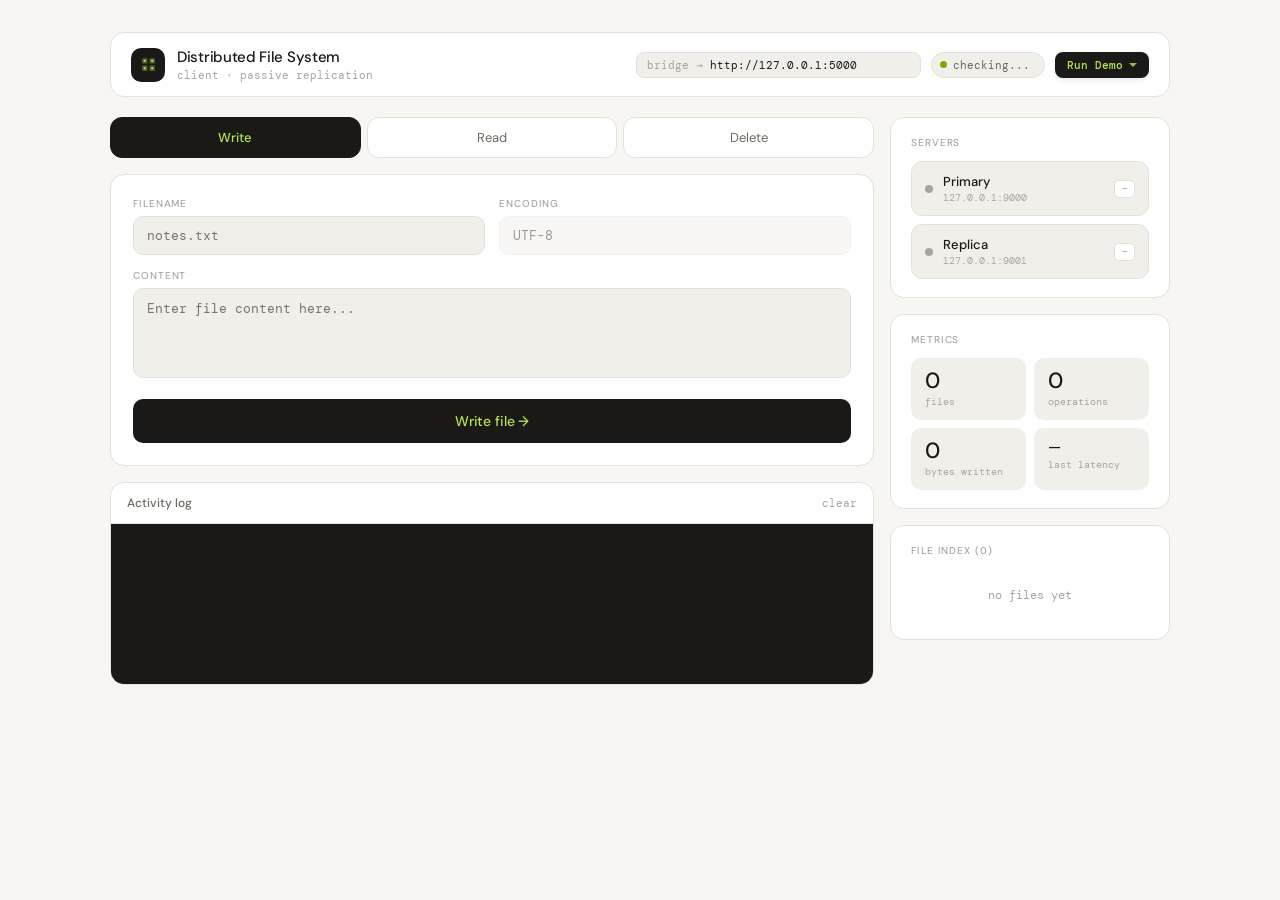
<file: frontend.html>
<!DOCTYPE html>
<html lang="en">
<head>
<meta charset="UTF-8" />
<meta name="viewport" content="width=device-width, initial-scale=1.0" />
<title>DFS Client</title>
<link rel="preconnect" href="https://fonts.googleapis.com" />
<link href="https://fonts.googleapis.com/css2?family=DM+Sans:wght@300;400;500&family=DM+Mono:wght@400;500&display=swap" rel="stylesheet" />
<style>
  *, *::before, *::after { box-sizing: border-box; margin: 0; padding: 0; }

  :root {
    --bg:       #f7f6f3;
    --card:     #ffffff;
    --card2:    #f0efe9;
    --ink:      #1a1917;
    --ink2:     #6b6860;
    --ink3:     #a8a59e;
    --line:     #e3e1da;
    --lime:     #b5e550;
    --lime-d:   #7aab00;
    --teal:     #00c9a7;
    --red:      #ff4444;
    --blue:     #3b82f6;
    --mono:     'DM Mono', monospace;
    --sans:     'DM Sans', sans-serif;
    --radius:   14px;
    --cursor-size: 28px;
  }

  body {
    font-family: var(--sans);
    background: var(--bg);
    min-height: 100vh;
    display: flex; flex-direction: column;
    align-items: center;
    padding: 32px 16px;
    color: var(--ink);
    overflow-x: hidden;
  }

  .topbar {
    width: 100%; max-width: 1060px;
    display: flex; align-items: center; justify-content: space-between;
    background: var(--card);
    border: 1px solid var(--line);
    border-radius: var(--radius);
    padding: 14px 20px;
    margin-bottom: 20px;
    position: relative; z-index: 10;
  }
  .brand { display: flex; align-items: center; gap: 12px; }
  .brand-icon {
    width: 34px; height: 34px; border-radius: 10px;
    background: var(--ink);
    display: flex; align-items: center; justify-content: center;
  }
  .brand-icon svg { width: 17px; height: 17px; fill: var(--lime); }
  .brand-name { font-size: 15px; font-weight: 500; letter-spacing: -0.02em; }
  .brand-sub  { font-size: 11px; color: var(--ink3); font-family: var(--mono); margin-top: 1px; }

  .topbar-right { display: flex; align-items: center; gap: 10px; }
  .bridge-url {
    font-family: var(--mono); font-size: 11px; color: var(--ink2);
    background: var(--card2); border: 1px solid var(--line);
    border-radius: 8px; padding: 5px 10px;
  }
  .bridge-url input {
    background: none; border: none; outline: none;
    font-family: var(--mono); font-size: 11px; color: var(--ink);
    width: 200px;
  }
  .conn-pill {
    display: flex; align-items: center; gap: 6px;
    background: var(--card2); border: 1px solid var(--line);
    border-radius: 999px; padding: 5px 14px 5px 8px;
    font-size: 11px; font-family: var(--mono); color: var(--ink2);
  }
  .conn-dot { width: 7px; height: 7px; border-radius: 50%; background: var(--lime-d); flex-shrink: 0; transition: background 0.3s; }
  .conn-dot.offline { background: var(--red); }
  .conn-dot.replica { background: var(--blue); }

  .sim-dropdown {
    position: relative;
    display: inline-block;
  }

  .btn-sim {
    font-family: var(--mono);
    font-size: 11px;
    font-weight: 500;
    background: var(--ink);
    color: var(--lime);
    border: none;
    padding: 6px 12px;
    border-radius: 8px;
    cursor: pointer;
    transition: all 0.2s;
    box-shadow: 0 2px 4px rgba(0,0,0,0.1);
    display: flex;
    align-items: center;
    gap: 6px;
  }
  .btn-sim:hover { transform: translateY(-1px); box-shadow: 0 4px 6px rgba(0,0,0,0.15); }
  .btn-sim:active { transform: translateY(1px); }
  .btn-sim.running { opacity: 0.6; pointer-events: none; }

  .caret {
    width: 0;
    height: 0;
    border-left: 4px solid transparent;
    border-right: 4px solid transparent;
    border-top: 4px solid var(--lime);
    opacity: 0.8;
    transition: transform 0.2s;
  }
  .btn-sim:hover .caret { transform: translateY(1px); }

  .sim-menu {
    position: absolute;
    top: 100%;
    right: 0;
    margin-top: 6px;
    background: var(--card);
    border: 1px solid var(--line);
    border-radius: 8px;
    width: 140px;
    box-shadow: 0 4px 12px rgba(0,0,0,0.1);
    padding: 4px;
    display: none;
    z-index: 100;
    opacity: 0;
    transform: translateY(-10px);
    transition: opacity 0.2s, transform 0.2s;
  }
  .sim-menu.show {
    display: block;
    opacity: 1;
    transform: translateY(0);
  }
  .sim-item {
    font-family: var(--sans);
    font-size: 12px;
    color: var(--ink);
    padding: 8px 10px;
    border-radius: 6px;
    cursor: pointer;
    text-align: left;
    border: none;
    background: none;
    width: 100%;
    display: flex;
    align-items: center;
    gap: 8px;
  }
  .sim-item:hover { background: var(--card2); color: var(--ink2); }
  .sim-item svg { width: 12px; height: 12px; opacity: 0.6; }

  .main { width: 100%; max-width: 1060px; display: grid; grid-template-columns: 1fr 280px; gap: 16px; position: relative; z-index: 5; }
  .left { display: flex; flex-direction: column; gap: 16px; }

  .op-tabs { display: flex; gap: 6px; }
  .op-tab {
    flex: 1; padding: 11px 8px; border-radius: 12px;
    border: 1px solid var(--line); background: var(--card);
    cursor: pointer; font-family: var(--sans); font-size: 13px;
    color: var(--ink2); font-weight: 400; text-align: center;
    transition: all 0.14s;
    position: relative; overflow: hidden;
  }
  .op-tab:hover { background: var(--card2); color: var(--ink); }
  .op-tab.active { background: var(--ink); color: var(--lime); border-color: var(--ink); font-weight: 500; }
  .op-tab.sim-hover { background: var(--card2); color: var(--ink); }

  .form-card {
    background: var(--card); border: 1px solid var(--line);
    border-radius: var(--radius); padding: 22px;
  }
  .form-grid { display: grid; grid-template-columns: 1fr 1fr; gap: 14px; }
  .form-grid.single { grid-template-columns: 1fr; }

  label.lbl {
    display: block; font-size: 10px; font-weight: 500;
    color: var(--ink3); text-transform: uppercase; letter-spacing: 0.09em;
    margin-bottom: 6px;
  }
  input.fi, textarea.fi {
    width: 100%; padding: 10px 13px;
    background: var(--card2); border: 1px solid var(--line);
    border-radius: 10px; font-family: var(--mono); font-size: 13px;
    color: var(--ink); outline: none; transition: border-color 0.14s;
  }
  input.fi:focus, textarea.fi:focus { border-color: var(--ink2); }
  input.fi.sim-focus, textarea.fi.sim-focus { border-color: var(--ink2); background: var(--card); }

  textarea.fi { height: 90px; resize: none; line-height: 1.55; }
  select.fi {
    width: 100%; padding: 10px 13px;
    background: var(--card2); border: 1px solid var(--line);
    border-radius: 10px; font-family: var(--mono); font-size: 13px;
    color: var(--ink); outline: none; transition: border-color 0.14s;
    appearance: none; cursor: pointer;
    background-image: url("data:image/svg+xml,%3Csvg xmlns='http://www.w3.org/2000/svg' width='12' height='12' viewBox='0 0 12 12'%3E%3Cpath d='M2 4l4 4 4-4' fill='none' stroke='%23a8a59e' stroke-width='1.5' stroke-linecap='round' stroke-linejoin='round'/%3E%3C/svg%3E");
    background-repeat: no-repeat;
    background-position: right 12px center;
    padding-right: 32px;
  }
  select.fi:focus { border-color: var(--ink2); }
  select.fi.empty { color: var(--ink3); }

  .run-btn {
    margin-top: 16px; width: 100%; padding: 13px;
    border-radius: 10px; border: none; cursor: pointer;
    font-family: var(--sans); font-size: 14px; font-weight: 500;
    letter-spacing: -0.01em; transition: all 0.14s;
    position: relative; overflow: hidden;
  }
  .run-btn:active { transform: scale(0.985); }
  .btn-write  { background: var(--ink); color: var(--lime); }
  .btn-write:hover  { background: #2a2926; }
  .btn-read   { background: var(--card2); color: var(--ink); border: 1px solid var(--line); }
  .btn-read:hover   { background: var(--line); }
  .btn-delete { background: #fff0f0; color: var(--red); border: 1px solid #ffd0d0; }
  .btn-delete:hover { background: #ffe4e4; }
  .run-btn:disabled { opacity: 0.5; cursor: not-allowed; transform: none; }
  .run-btn.sim-hover { filter: brightness(0.95); }

  .result-box {
    margin-top: 14px; background: var(--ink); border-radius: 10px;
    padding: 14px 15px; font-family: var(--mono); font-size: 12px;
    color: #c8c5be; line-height: 1.65; word-break: break-all;
    min-height: 52px; white-space: pre-wrap; display: none;
  }

  .warn-box {
    margin-top: 14px; padding: 11px 14px;
    background: #fff0f0; border-radius: 10px;
    font-size: 12px; color: #cc4444; border: 1px solid #ffd0d0;
    line-height: 1.5;
  }

  .log-wrap { background: var(--card); border: 1px solid var(--line); border-radius: var(--radius); overflow: hidden; }
  .log-head {
    display: flex; align-items: center; justify-content: space-between;
    padding: 12px 16px; border-bottom: 1px solid var(--line);
  }
  .log-head-title { font-size: 12px; font-weight: 500; color: var(--ink2); }
  .log-clear { font-size: 11px; color: var(--ink3); cursor: pointer; font-family: var(--mono); background: none; border: none; padding: 0; }
  .log-clear:hover { color: var(--ink2); }
  .log-stream {
    background: var(--ink); padding: 14px 16px;
    min-height: 160px; max-height: 240px; overflow-y: auto;
    font-family: var(--mono); font-size: 11px; line-height: 1.85;
  }
  .log-stream::-webkit-scrollbar { width: 3px; }
  .log-stream::-webkit-scrollbar-thumb { background: #444; border-radius: 2px; }
  .le { display: flex; gap: 8px; align-items: baseline; animation: fadein 0.18s ease; }
  @keyframes fadein { from { opacity:0; transform:translateY(4px); } to { opacity:1; transform:none; } }
  .le-t  { color: #555; flex-shrink: 0; min-width: 52px; }
  .le-tag {
    font-size: 9px; font-weight: 500; letter-spacing: 0.08em;
    padding: 1px 5px; border-radius: 4px; flex-shrink: 0;
  }
  .tag-ok   { background: #1a3a1a; color: var(--lime); }
  .tag-err  { background: #3a1a1a; color: #ff8888; }
  .tag-info { background: #1a2a3a; color: #7ab8ff; }
  .tag-sys  { background: #2a2a28; color: #888; }
  .tag-warn { background: #3a2e1a; color: #ffbb55; }
  .le-m { color: #c8c5be; }
  .le-m .hi  { color: var(--lime); }
  .le-m .hi2 { color: #7ab8ff; }
  .le-m .dim { color: #555; }

  .right { display: flex; flex-direction: column; gap: 16px; }

  .panel {
    background: var(--card); border: 1px solid var(--line);
    border-radius: var(--radius); padding: 18px 20px;
  }
  .panel-title {
    font-size: 10px; font-weight: 500; color: var(--ink3);
    text-transform: uppercase; letter-spacing: 0.09em; margin-bottom: 12px;
  }

  .server-card {
    display: flex; align-items: center; gap: 10px;
    padding: 11px 13px; border-radius: 11px;
    border: 1px solid var(--line); background: var(--card2);
    margin-bottom: 8px; transition: all 0.2s;
  }
  .server-card:last-child { margin-bottom: 0; }
  .server-card.active { background: var(--ink); border-color: var(--ink); }
  .sc-dot { width: 8px; height: 8px; border-radius: 50%; flex-shrink: 0; transition: background 0.3s; }
  .sc-body { flex: 1; }
  .sc-name { font-size: 13px; font-weight: 500; color: var(--ink); }
  .server-card.active .sc-name { color: var(--lime); }
  .sc-addr { font-size: 10px; font-family: var(--mono); color: var(--ink3); margin-top: 1px; }
  .server-card.active .sc-addr { color: #666; }
  .sc-badge {
    font-size: 9px; font-family: var(--mono); color: var(--ink3);
    background: var(--card); border: 1px solid var(--line);
    border-radius: 5px; padding: 2px 7px;
  }
  .server-card.active .sc-badge { background: #2a2a28; border-color: #333; color: var(--lime-d); }

  .stats-grid { display: grid; grid-template-columns: 1fr 1fr; gap: 8px; }
  .stat { background: var(--card2); border-radius: 10px; padding: 12px 14px; }
  .stat-n { font-size: 22px; font-weight: 500; color: var(--ink); line-height: 1; margin-bottom: 3px; }
  .stat-l { font-size: 10px; color: var(--ink3); font-family: var(--mono); }

  .file-item {
    display: flex; align-items: center; gap: 9px;
    padding: 8px 10px; border-radius: 9px; cursor: pointer;
    transition: background 0.12s;
  }
  .file-item:hover { background: var(--card2); }
  .file-item.sim-hover { background: var(--card2); }
  .fi-ico {
    width: 28px; height: 28px; border-radius: 7px;
    background: var(--card2); border: 1px solid var(--line);
    display: flex; align-items: center; justify-content: center; flex-shrink: 0;
  }
  .fi-ico svg { width: 12px; height: 12px; }
  .fi-name { font-size: 12px; font-family: var(--mono); color: var(--ink); flex: 1; overflow: hidden; text-overflow: ellipsis; white-space: nowrap; }
  .fi-size { font-size: 10px; font-family: var(--mono); color: var(--ink3); }
  .empty-files { font-size: 12px; color: var(--ink3); font-family: var(--mono); text-align: center; padding: 18px 0; }

  @media (max-width: 720px) {
    .main { grid-template-columns: 1fr; }
    .right { order: -1; }
    .topbar { flex-direction: column; gap: 12px; align-items: flex-start; }
  }

  #ghost-cursor {
    position: fixed;
    top: 0; left: 0;
    width: var(--cursor-size); height: var(--cursor-size);
    pointer-events: none;
    z-index: 99999;
    will-change: transform;
    background-image: url("assets/default.svg");
    background-size: contain;
    background-repeat: no-repeat;
    filter: drop-shadow(0 2px 3px rgba(0,0,0,0.2));
    transform: translate3d(0,0,0);
    display: none;
  }
  #ghost-cursor.active { display: block; }

  .click-ripple {
    position: absolute;
    width: 20px; height: 20px;
    border: 2px solid var(--ink);
    border-radius: 50%;
    transform: translate(-50%, -50%);
    animation: ripple 0.3s ease-out forwards;
    pointer-events: none;
    z-index: 99998;
    opacity: 0.6;
  }
  @keyframes ripple {
    0% { width: 0; height: 0; opacity: 0.8; }
    100% { width: 40px; height: 40px; opacity: 0; }
  }

  .custom-select {
    position: relative;
    cursor: pointer;
  }

  .cs-selected {
    padding: 10px 13px;
    background: var(--card2);
    border: 1px solid var(--line);
    border-radius: 10px;
    font-family: var(--mono);
    font-size: 13px;
  }

  .cs-options {
    position: absolute;
    top: 100%;
    left: 0;
    right: 0;
    background: var(--card);
    border: 1px solid var(--line);
    border-radius: 10px;
    margin-top: 4px;
    display: none;
    max-height: 150px;
    overflow-y: auto;
    z-index: 50;
  }

  .cs-options.open {
    display: block;
  }

  .cs-option {
    padding: 8px 10px;
    font-size: 12px;
    cursor: pointer;
  }

  .cs-option:hover {
    background: var(--card2);
  }
</style>
</head>
<body>

<div id="ghost-cursor"></div>

<div class="topbar">
  <div class="brand">
    <div class="brand-icon">
      <svg viewBox="0 0 16 16"><path d="M2 2h5v5H2zM9 2h5v5H9zM2 9h5v5H2zM9 9h5v5H9z" opacity=".35"/><path d="M3.5 3.5h2v2h-2zM10.5 3.5h2v2h-2zM3.5 10.5h2v2h-2zM10.5 10.5h2v2h-2z"/></svg>
    </div>
    <div>
      <div class="brand-name">Distributed File System</div>
      <div class="brand-sub">client · passive replication</div>
    </div>
  </div>
  <div class="topbar-right">
    <div class="bridge-url">
      <span style="color:var(--ink3)">bridge →</span>
      <input type="text" id="bridge-input" value="http://127.0.0.1:5000" />
    </div>
    <div class="conn-pill">
      <div class="conn-dot" id="conn-dot"></div>
      <span id="conn-label">checking...</span>
    </div>
    <div class="sim-dropdown" id="sim-dropdown">
      <button type="button" class="btn-sim" id="btn-sim-main">
        <span>Run Demo</span>
        <div class="caret"></div>
      </button>
      <div class="sim-menu" id="sim-menu">
        <button type="button" class="sim-item" data-sim="all">
          <svg viewBox="0 0 24 24" fill="none" stroke="currentColor" stroke-width="2"><path d="M4 6h16M4 12h16M4 18h16"/></svg>
          Run All
        </button>
        <button type="button" class="sim-item" data-sim="write">
          <svg viewBox="0 0 24 24" fill="none" stroke="currentColor" stroke-width="2"><path d="M11 4H4a2 2 0 0 0-2 2v14a2 2 0 0 0 2 2h14a2 2 0 0 0 2-2v-7"/><path d="M18.5 2.5a2.121 2.121 0 0 1 3 3L12 15l-4 1 1-4 9.5-9.5z"/></svg>
          Write Only
        </button>
        <button type="button" class="sim-item" data-sim="read">
          <svg viewBox="0 0 24 24" fill="none" stroke="currentColor" stroke-width="2"><path d="M2 3h6a4 4 0 0 1 4 4v14a3 3 0 0 0-3-3H2z"/><path d="M22 3h-6a4 4 0 0 0-4 4v14a3 3 0 0 1 3-3h7z"/></svg>
          Read Only
        </button>
        <button type="button" class="sim-item" data-sim="delete">
          <svg viewBox="0 0 24 24" fill="none" stroke="currentColor" stroke-width="2"><polyline points="3 6 5 6 21 6"/><path d="M19 6v14a2 2 0 0 1-2 2H7a2 2 0 0 1-2-2V6m3 0V4a2 2 0 0 1 2-2h4a2 2 0 0 1 2 2v2"/></svg>
          Delete Only
        </button>
      </div>
    </div>
  </div>
</div>

<div class="main">
  <div class="left">
    <div class="op-tabs">
      <button type="button" class="op-tab active" id="tab-write" data-op="write">Write</button>
      <button type="button" class="op-tab"        id="tab-read"  data-op="read">Read</button>
      <button type="button" class="op-tab"        id="tab-delete" data-op="delete">Delete</button>
    </div>

    <div class="form-card" id="form-write">
      <div class="form-grid">
        <div>
          <label class="lbl">Filename</label>
          <input class="fi" type="text" id="w-name" placeholder="notes.txt" />
        </div>
        <div>
          <label class="lbl">Encoding</label>
          <input class="fi" type="text" value="UTF-8" disabled style="opacity:.45" />
        </div>
      </div>
      <div style="margin-top:14px">
        <label class="lbl">Content</label>
        <textarea class="fi" id="w-content" placeholder="Enter file content here..."></textarea>
      </div>
      <button type="button" class="run-btn btn-write" id="btn-write">Write file →</button>
    </div>

    <div class="form-card" id="form-read" style="display:none">
      <div class="form-grid single">
        <div>
          <label class="lbl">Choose file</label>
          <div class="custom-select fi" id="r-select">
            <div class="cs-selected" data-value="">— select a file —</div>
            <div class="cs-options"></div>
          </div>
        </div>
      </div>
      <div class="result-box" id="read-result"></div>
      <button type="button" class="run-btn btn-read" id="btn-read">Read file →</button>
    </div>

    <div class="form-card" id="form-delete" style="display:none">
      <div class="form-grid single">
        <div>
          <label class="lbl">Choose file</label>
          <div class="custom-select fi" id="d-select">
            <div class="cs-selected" data-value="">— select a file —</div>
            <div class="cs-options"></div>
          </div>
        </div>
      </div>
      <div class="warn-box">This operation propagates to all replicas and cannot be undone.</div>
      <button type="button" class="run-btn btn-delete" id="btn-delete">Delete file →</button>
    </div>

    <div class="log-wrap">
      <div class="log-head">
        <span class="log-head-title">Activity log</span>
        <button type="button" class="log-clear" id="log-clear">clear</button>
      </div>
      <div class="log-stream" id="log"></div>
    </div>
  </div>

  <div class="right">
    <div class="panel">
      <div class="panel-title">Servers</div>
      <div class="server-card" id="sc-primary">
        <div class="sc-dot" id="dot-primary" style="background:var(--ink3)"></div>
        <div class="sc-body">
          <div class="sc-name">Primary</div>
          <div class="sc-addr">127.0.0.1:9000</div>
        </div>
        <div class="sc-badge" id="badge-primary">—</div>
      </div>
      <div class="server-card" id="sc-replica">
        <div class="sc-dot" id="dot-replica" style="background:var(--ink3)"></div>
        <div class="sc-body">
          <div class="sc-name" style="color:var(--ink)">Replica</div>
          <div class="sc-addr">127.0.0.1:9001</div>
        </div>
        <div class="sc-badge" id="badge-replica">—</div>
      </div>
    </div>

    <div class="panel">
      <div class="panel-title">Metrics</div>
      <div class="stats-grid">
        <div class="stat"><div class="stat-n" id="s-files">0</div><div class="stat-l">files</div></div>
        <div class="stat"><div class="stat-n" id="s-ops">0</div><div class="stat-l">operations</div></div>
        <div class="stat"><div class="stat-n" id="s-bytes">0</div><div class="stat-l">bytes written</div></div>
        <div class="stat"><div class="stat-n" id="s-latency" style="font-size:15px">—</div><div class="stat-l">last latency</div></div>
      </div>
    </div>

    <div class="panel">
      <div class="panel-title">File index <span id="fcount" style="color:var(--ink3)">(0)</span></div>
      <div id="file-panel"><div class="empty-files">no files yet</div></div>
    </div>
  </div>
</div>

<script>
  /* ═══════════════════════════════════════════════════════════════════════════
     HARD PROTECTIONS — Prevent any form of page reload or navigation
     ═══════════════════════════════════════════════════════════════════════════ */

  /* 1. Block ALL form submissions at capture phase */
  document.addEventListener('submit', function(e) {
    console.log('🚨 FORM SUBMIT BLOCKED on', e.target);
    e.preventDefault();
    e.stopPropagation();
    return false;
  }, true);

  /* 2. Force every button to type="button" */
  document.querySelectorAll('button').forEach(function(btn) {
    btn.setAttribute('type', 'button');
  });

  /* 3. Block Enter on inputs (targeted, not blanket) */
  document.querySelectorAll('input, textarea').forEach(function(el) {
    el.addEventListener('keydown', function(e) {
      if (e.key === 'Enter') {
        e.preventDefault();
        return false;
      }
    });
  });

  /* 4. Neutralize any <form> elements directly */
  document.querySelectorAll('form').forEach(function(f) {
    f.onsubmit = function(e) {
      console.log('🚨 FORM ONSUBMIT BLOCKED on', f);
      if (e) { e.preventDefault(); e.stopPropagation(); }
      return false;
    };
  });

  /* 5. Intercept navigation methods */
  var origAssign = window.location.assign;
  var origReplace = window.location.replace;
  Object.defineProperty(window.location, 'assign', {
    value: function() { console.log('🚨 BLOCKED location.assign', arguments); }
  });
  Object.defineProperty(window.location, 'replace', {
    value: function() { console.log('🚨 BLOCKED location.replace', arguments); }
  });

  /* 6. Block href="#" clicks globally */
  document.addEventListener('click', function(e) {
    var a = e.target.closest('a[href]');
    if (a && (a.getAttribute('href') === '#' || a.getAttribute('href') === '')) {
      console.log('🚨 BLOCKED anchor click', a);
      e.preventDefault();
      e.stopPropagation();
    }
  }, true);

  /* 7. Debug logging for unload/reload detection */
  window.addEventListener('beforeunload', function(e) {
    console.log('🚨 BEFORE UNLOAD TRIGGERED — stack:', new Error().stack);
    e.preventDefault();
    e.returnValue = '';
  });
  window.addEventListener('unload', function() {
    console.log('🚨 UNLOAD EVENT FIRED');
  });

  /* 8. CRITICAL: Catch ALL unhandled async rejections before they tear down
     the page. This is the actual root cause of the "reload" — unhandled
     promise rejections from simulation timeouts crash the page context. */
  window.addEventListener('unhandledrejection', function(event) {
    console.error('🚨 UNHANDLED REJECTION (would crash page):', event.reason);
    event.preventDefault();
  });

  /* ── state ──────────────────────────────────────────────────────────────── */
  var ops = 0, totalBytes = 0, files = {}, fileMeta = {};
  var activeServer = 'primary';

  function bridgeUrl() {
    var el = document.getElementById('bridge-input');
    return el ? el.value.replace(/\/$/, '') : 'http://127.0.0.1:5000';
  }

  /* ── logging ────────────────────────────────────────────────────────────── */
  function ts() { return new Date().toTimeString().slice(0, 8); }

  function log(tag, cls, msg) {
    var el = document.getElementById('log');
    var d = document.createElement('div');
    d.className = 'le';
    d.innerHTML = '<span class="le-t">' + ts() + '</span><span class="le-tag ' + cls + '">' + tag + '</span><span class="le-m">' + msg + '</span>';
    el.appendChild(d);
    el.scrollTop = el.scrollHeight;
  }

  function clearLog() {
    document.getElementById('log').innerHTML = '';
    log('sys', 'tag-sys', 'Log cleared');
  }

  /* ── tab switching ──────────────────────────────────────────────────────── */
  function setOp(op) {
    ['write', 'read', 'delete'].forEach(function(o) {
      document.getElementById('tab-' + o).classList.toggle('active', o === op);
      document.getElementById('form-' + o).style.display = o === op ? 'block' : 'none';
    });
  }

  /* ── server status UI ───────────────────────────────────────────────────── */
  function setServerStatus(primary, replica) {
    var colors = { ok: 'var(--lime-d)', offline: 'var(--red)', unknown: 'var(--ink3)' };
    var labels = { ok: 'online', offline: 'offline', unknown: '—' };

    document.getElementById('dot-primary').style.background   = colors[primary]  || colors.unknown;
    document.getElementById('badge-primary').textContent      = labels[primary]  || '—';
    document.getElementById('dot-replica').style.background   = colors[replica]  || colors.unknown;
    document.getElementById('badge-replica').textContent      = labels[replica]  || '—';

    var usingReplica = primary === 'offline' && replica === 'ok';
    document.getElementById('sc-primary').classList.toggle('active', !usingReplica && primary === 'ok');
    document.getElementById('sc-replica').classList.toggle('active', usingReplica);

    var dot   = document.getElementById('conn-dot');
    var label = document.getElementById('conn-label');
    if (primary === 'ok') {
      dot.className = 'conn-dot'; label.textContent = 'PRIMARY :9000';
      activeServer = 'primary';
    } else if (replica === 'ok') {
      dot.className = 'conn-dot replica'; label.textContent = 'REPLICA :9001';
      activeServer = 'replica';
    } else {
      dot.className = 'conn-dot offline'; label.textContent = 'offline';
      activeServer = 'offline';
    }
  }

  /* ── heartbeat ──────────────────────────────────────────────────────────── */
  async function heartbeat(silent) {
    try {
      var r = await fetch(bridgeUrl() + '/heartbeat');
      var d = await r.json();
      var prev = activeServer;
      setServerStatus(d.primary, d.replica);
      if (!silent) {
        var srv = activeServer === 'primary' ? 'PRIMARY' : activeServer === 'replica' ? 'REPLICA' : 'none';
        log('hb', 'tag-sys', 'Heartbeat → primary <span class="hi">' + d.primary + '</span> · replica <span class="hi2">' + d.replica + '</span>');
        if (prev !== activeServer && prev !== 'checking') {
          log('sys', 'tag-warn', 'Failover detected — now on <span class="hi">' + srv + '</span>');
        }
      }
    } catch (e) {
      setServerStatus('offline', 'offline');
    }
  }

  /* ── stats & file panel ─────────────────────────────────────────────────── */
  function updateStats() {
    document.getElementById('s-files').textContent = Object.keys(files).length;
    document.getElementById('s-ops').textContent   = ops;
    var b = Object.values(fileMeta).reduce(function(s, m) { return s + (m.size || 0); }, 0) || totalBytes;
    document.getElementById('s-bytes').textContent = b > 9999 ? Math.round(b / 1000) + 'k' : b;
    document.getElementById('fcount').textContent  = '(' + Object.keys(files).length + ')';
  }

  async function loadFileList() {
    try {
      var r = await fetch(bridgeUrl() + '/list');
      var d = await r.json();
      if (d.status === 'OK' && Array.isArray(d.data)) {
        var seen = {};
        d.data.forEach(function(f) {
          seen[f.name] = true;
          if (!(f.name in files)) files[f.name] = null;
          if (!fileMeta[f.name]) fileMeta[f.name] = f;
        });
        Object.keys(files).forEach(function(n) { if (!seen[n]) delete files[n]; });
        updateStats();
        updateFilePanel();
      }
    } catch (e) { /* bridge not ready */ }
  }

  function updateFilePanel() {
    var panel = document.getElementById('file-panel');
    var names = Object.keys(files);
    if (!names.length) { panel.innerHTML = '<div class="empty-files">no files yet</div>'; return; }
    panel.innerHTML = names.map(function(n) {
      var meta = fileMeta[n];
      var size = meta ? formatSize(meta.size) : (files[n] ? files[n].length + 'b' : '?');
      return '<div class="file-item" id="file-item-' + n + '" data-filename="' + n + '">' +
        '<div class="fi-ico"><svg viewBox="0 0 12 12" fill="none" stroke="currentColor" stroke-width="1"><path d="M1 1h7l3 3v7H1z" stroke-linejoin="round"/><path d="M7 1v3h3"/></svg></div>' +
        '<span class="fi-name">' + n + '</span>' +
        '<span class="fi-size">' + size + '</span></div>';
    }).join('');
    updateCustomSelect('r-select');
    updateCustomSelect('d-select');
  }

  function formatSize(bytes) {
    if (bytes >= 1024) return Math.round(bytes / 1024) + 'kb';
    return bytes + 'b';
  }

  function updateCustomSelect(id) {
    var root = document.getElementById(id);
    var selected = root.querySelector('.cs-selected');
    var optionsBox = root.querySelector('.cs-options');

    var names = Object.keys(files);

    optionsBox.innerHTML = names.map(function(n) {
      return '<div class="cs-option" data-value="' + n + '">' + n + '</div>';
    }).join('');

    if (!names.length) {
      selected.textContent = '— no files —';
      selected.dataset.value = '';
    }
  }

  /* FIX: quickRead now sets the custom-select value instead of a non-existent input */
  function quickRead(name) {
    setOp('read');
    var sel = document.querySelector('#r-select .cs-selected');
    sel.textContent = name;
    sel.dataset.value = name;
    doRead();
  }

  function setLatency(ms) {
    document.getElementById('s-latency').textContent = ms + 'ms';
  }

  /* ── API calls ──────────────────────────────────────────────────────────── */
  async function apiFetch(path, body) {
    var t0 = Date.now();
    var r = await fetch(bridgeUrl() + path, {
      method: 'POST',
      headers: { 'Content-Type': 'application/json' },
      body: JSON.stringify(body)
    });
    setLatency(Date.now() - t0);
    return r.json();
  }

  async function doWrite() {
    var name    = document.getElementById('w-name').value.trim();
    var content = document.getElementById('w-content').value;
    if (!name)    { log('warn', 'tag-warn', 'Filename is required'); return; }
    if (!content) { log('warn', 'tag-warn', 'Content cannot be empty'); return; }

    var btn = document.getElementById('btn-write');
    btn.disabled = true; btn.textContent = 'Writing...';
    ops++;
    log('→', 'tag-sys', 'WRITE <span class="hi">' + name + '</span> <span class="dim">(' + content.length + ' bytes)</span>');

    try {
      var d = await apiFetch('/write', { filename: name, data: content });
      if (d.status === 'OK') {
        files[name] = content;
        totalBytes += content.length;
        fileMeta[name] = { name: name, size: content.length, modified: Date.now() / 1000 };
        log('ok', 'tag-ok', 'Wrote <span class="hi">' + name + '</span> successfully' + (d.failover ? ' <span class="dim">via replica</span>' : ''));
        log('syn', 'tag-info', 'Propagated to replica');
        document.getElementById('w-content').value = '';
        updateStats(); updateFilePanel();
      } else {
        log('err', 'tag-err', d.message || 'Write failed');
      }
    } catch (e) {
      log('err', 'tag-err', 'Bridge error: ' + e.message);
    } finally {
      btn.disabled = false; btn.textContent = 'Write file →';
    }
  }

  async function doRead() {
    var sel = document.querySelector('#r-select .cs-selected');
    var name = sel.dataset.value;
    if (!name) { log('warn', 'tag-warn', 'Please select a file'); return; }

    var btn = document.getElementById('btn-read');
    btn.disabled = true; btn.textContent = 'Reading...';
    ops++;
    log('→', 'tag-sys', 'READ <span class="hi">' + name + '</span>');

    try {
      var d = await apiFetch('/read', { filename: name });
      var box = document.getElementById('read-result');
      if (d.status === 'OK') {
        box.style.display = 'block';
        box.textContent = d.data;
        files[name] = d.data;
        log('ok', 'tag-ok', 'Read <span class="hi">' + name + '</span>' + (d.failover ? ' <span class="dim">via replica</span>' : ''));
        updateStats(); updateFilePanel();
      } else {
        box.style.display = 'none';
        log('err', 'tag-err', d.message || 'File not found');
      }
    } catch (e) {
      log('err', 'tag-err', 'Bridge error: ' + e.message);
    } finally {
      btn.disabled = false; btn.textContent = 'Read file →';
    }
  }

  async function doDelete() {
    var sel = document.querySelector('#d-select .cs-selected');
    var name = sel.dataset.value;
    if (!name) { log('warn', 'tag-warn', 'Please select a file'); return; }

    var btn = document.getElementById('btn-delete');
    btn.disabled = true; btn.textContent = 'Deleting...';
    ops++;
    log('→', 'tag-sys', 'DELETE <span class="hi">' + name + '</span>');

    try {
      var d = await apiFetch('/delete', { filename: name });
      if (d.status === 'OK') {
        if (files[name] !== undefined) { totalBytes -= (fileMeta[name] ? fileMeta[name].size : 0); delete files[name]; delete fileMeta[name]; }
        log('ok', 'tag-ok', 'Deleted <span class="hi">' + name + '</span>' + (d.failover ? ' <span class="dim">via replica</span>' : ''));
        log('syn', 'tag-info', 'DELETE propagated to replica');
        /* FIX: reset the custom-select properly (it's a div, not an input) */
        sel.textContent = '— select a file —';
        sel.dataset.value = '';
        updateStats(); updateFilePanel();
      } else {
        log('err', 'tag-err', d.message || 'Delete failed');
      }
    } catch (e) {
      log('err', 'tag-err', 'Bridge error: ' + e.message);
    } finally {
      btn.disabled = false; btn.textContent = 'Delete file →';
    }
  }

  /* ── Dropdown UI Logic ──────────────────────────────────────────────────── */
  var simMenu     = document.getElementById('sim-menu');
  var simBtnText  = document.querySelector('#btn-sim-main span');

  function toggleSimMenu() {
    if (isSimulating) return;
    simMenu.classList.toggle('show');
  }

  window.addEventListener('click', function(e) {
    if (!document.getElementById('sim-dropdown').contains(e.target)) {
      simMenu.classList.remove('show');
    }
  });

  async function startSim(mode) {
    simMenu.classList.remove('show');
    if (isSimulating) return;

    if (mode === 'all')    simBtnText.textContent = 'Run Demo';
    if (mode === 'write')  simBtnText.textContent = 'Write Demo';
    if (mode === 'read')   simBtnText.textContent = 'Read Demo';
    if (mode === 'delete') simBtnText.textContent = 'Delete Demo';

    /* FIX: add .catch() so rejection never escapes unhandled */
    runSimulation(mode).then(function() {
      setTimeout(function() { simBtnText.textContent = 'Run Demo'; }, 1000);
    }).catch(function(err) {
      console.error('🚨 Simulation outer catch:', err);
    });
  }

  /* ── Simulation & Ghost Cursor ──────────────────────────────────────────── */
  var isSimulating = false;
  var cursor = document.getElementById('ghost-cursor');
  var cursorSize = 28;
  var targetX = 0, targetY = 0;
  var curX = 0, curY = 0;
  var animFrame;

  var SIM_SPEED = 1.8;

  function lerp(a, b, t) { return a * (1 - t) + b * t; }

  function updateCursor() {
    curX = lerp(curX, targetX, 0.08);
    curY = lerp(curY, targetY, 0.08);
    var offsetX = 2, offsetY = 2;
    cursor.style.transform = 'translate3d(' + (curX + offsetX) + 'px,' + (curY + offsetY) + 'px,0)';
    if (isSimulating) handleHover();
    if (isSimulating || Math.abs(curX - targetX) > 0.5 || Math.abs(curY - targetY) > 0.5) {
      animFrame = requestAnimationFrame(updateCursor);
    }
  }

  function moveCursorTo(el) {
    var rect = el.getBoundingClientRect();
    targetX = rect.left + rect.width / 2 - cursorSize / 2;
    targetY = rect.top + rect.height / 2 - cursorSize / 2;
  }

  function createClickRipple(x, y) {
    var ripple = document.createElement('div');
    ripple.className = 'click-ripple';
    ripple.style.left = x + 'px';
    ripple.style.top = y + 'px';
    document.body.appendChild(ripple);
    setTimeout(function() { ripple.remove(); }, 400);
  }

  function handleHover() {
    cursor.style.display = 'none';
    var elBelow = document.elementFromPoint(curX + 14, curY + 14);
    cursor.style.display = 'block';
    document.querySelectorAll('.sim-hover, .sim-focus').forEach(function(e) {
      e.classList.remove('sim-hover');
      e.classList.remove('sim-focus');
    });
    if (elBelow) {
      var target = elBelow.closest('.op-tab, .run-btn, .file-item, .fi');
      if (target) {
        if (target.classList.contains('op-tab') || target.classList.contains('run-btn') || target.classList.contains('file-item')) {
          target.classList.add('sim-hover');
        } else if (target.tagName === 'INPUT' || target.tagName === 'TEXTAREA') {
          target.classList.add('sim-focus');
        }
      }
    }
  }

  function wait(ms) {
    return new Promise(function(r) {
      setTimeout(r, ms * SIM_SPEED);
    });
  }

  /* FIX: Added settle delay + double-check to prevent transient false-positives */
  function waitForCondition(fn, timeout) {
    timeout = timeout || 10000;
    return new Promise(function(resolve, reject) {
      var start = Date.now();
      var interval = setInterval(function() {
        if (fn()) {
          clearInterval(interval);
          /* Allow pending microtasks/event handlers (e.g. custom-select
             click handlers setting dataset.value) to complete before
             declaring the condition met. */
          setTimeout(function() {
            if (fn()) { resolve(); }
            else {
              /* Condition was transiently true; resume polling */
              var remaining = timeout - (Date.now() - start);
              if (remaining > 0) {
                waitForCondition(fn, remaining).then(resolve, reject);
              } else {
                reject('Condition transiently met then reversed');
              }
            }
          }, 50);
        } else if (Date.now() - start > timeout) {
          clearInterval(interval);
          reject('Timeout waiting for condition');
        }
      }, 100);
    });
  }

  /* controllable heartbeat */
  var heartbeatTimer = null;

  function startHeartbeat() {
    stopHeartbeat();
    heartbeatTimer = setInterval(function() {
      heartbeat(true).then(function() { loadFileList(); });
    }, 3000);
  }

  function stopHeartbeat() {
    if (heartbeatTimer) { clearInterval(heartbeatTimer); heartbeatTimer = null; }
  }

  /* Safe click dispatcher — uses dispatchEvent instead of .click()
     to prevent browser from interpreting simulated clicks as
     implicit form submit triggers. */
  function safeClick(el) {
    el.dispatchEvent(new MouseEvent('click', {
      bubbles: true,
      cancelable: true,
      view: window
    }));
  }

  async function runSimulation(mode) {
    stopHeartbeat();

    isSimulating = true;
    document.getElementById('btn-sim-main').classList.add('running');
    cursor.classList.add('active');
    updateCursor();
    log('sys', 'tag-sys', 'Demo sequence started');

    try {
      /* ── WRITE ── */
      if (mode === 'all' || mode === 'write') {
        var writeTab = document.getElementById('tab-write');
        if (!writeTab.classList.contains('active')) {
          moveCursorTo(writeTab); await wait(600);
          createClickRipple(curX + 14, curY + 14); safeClick(writeTab); await wait(300);
        }

        var nameInput = document.getElementById('w-name');
        moveCursorTo(nameInput); await wait(500);
        createClickRipple(curX + 14, curY + 14); await wait(150);
        nameInput.focus(); nameInput.value = '';
        var fname = 'demo_log.txt';
        for (var i = 0; i < fname.length; i++) { nameInput.value += fname[i]; await wait(80); }

        var contentInput = document.getElementById('w-content');
        moveCursorTo(contentInput); await wait(400);
        createClickRipple(curX + 14, curY + 14); await wait(150);
        contentInput.focus();
        var content = 'System check complete.\nAll nodes operational.';
        for (var j = 0; j < content.length; j++) { contentInput.value += content[j]; await wait(70 + Math.random() * 60); }

        var writeBtn = document.getElementById('btn-write');
        moveCursorTo(writeBtn); await wait(400);
        createClickRipple(curX + 14, curY + 14);
        await wait(200 + Math.random() * 200);
        safeClick(writeBtn);
        await waitForCondition(function() { return 'demo_log.txt' in files; });
        await wait(200);
      }

      /* ── READ ── */
      if (mode === 'all' || mode === 'read') {
        var readTab = document.getElementById('tab-read');
        moveCursorTo(readTab); await wait(600);
        createClickRipple(curX + 14, curY + 14); await wait(200 + Math.random() * 200); safeClick(readTab); await wait(400);

        var readSelect = document.querySelector('#r-select .cs-selected');
        moveCursorTo(readSelect); await wait(500);
        createClickRipple(curX + 14, curY + 14);

        await wait(200 + Math.random() * 200);
        safeClick(readSelect);
        await wait(300);

        var readFname = Object.keys(files)[0];
        if (readFname) {
          var option = document.querySelector('#r-select .cs-option[data-value="' + readFname + '"]');
          if (option) {
            moveCursorTo(option); await wait(300);
            createClickRipple(curX + 14, curY + 14);
            await wait(200 + Math.random() * 200);
            safeClick(option);
            /* Wait until the custom-select has actually registered the value */
            await waitForCondition(function() {
              return document.querySelector('#r-select .cs-selected').dataset.value === readFname;
            }, 3000);
          }
        }

        var readBtn = document.getElementById('btn-read');
        moveCursorTo(readBtn); await wait(400);
        createClickRipple(curX + 14, curY + 14);
        await wait(200 + Math.random() * 200);
        safeClick(readBtn);
        await waitForCondition(function() { return document.getElementById('read-result').textContent.length > 0; });
        await wait(200);
      }

      /* ── DELETE ── */
      if (mode === 'all' || mode === 'delete') {
        var delTab = document.getElementById('tab-delete');
        moveCursorTo(delTab); await wait(600);
        createClickRipple(curX + 14, curY + 14); await wait(200 + Math.random() * 200); safeClick(delTab); await wait(400);

        var delSelect = document.querySelector('#d-select .cs-selected');
        moveCursorTo(delSelect); await wait(500);
        createClickRipple(curX + 14, curY + 14);

        await wait(200 + Math.random() * 200);
        safeClick(delSelect);
        await wait(300);

        var delFname = Object.keys(files)[0];
        if (delFname) {
          var option = document.querySelector('#d-select .cs-option[data-value="' + delFname + '"]');
          if (option) {
            moveCursorTo(option); await wait(300);
            createClickRipple(curX + 14, curY + 14);
            await wait(200 + Math.random() * 200);
            safeClick(option);
            /* Wait until the custom-select has actually registered the value.
               Without this, doDelete() reads an empty dataset.value and
               the subsequent waitForCondition for file removal times out. */
            await waitForCondition(function() {
              return document.querySelector('#d-select .cs-selected').dataset.value === delFname;
            }, 3000);
          }
        }

        var delBtn = document.getElementById('btn-delete');
        moveCursorTo(delBtn); await wait(400);
        createClickRipple(curX + 14, curY + 14);
        await wait(200 + Math.random() * 200);
        safeClick(delBtn);
        await waitForCondition(function() { return !(delFname in files); });
        await wait(200);
      }
    } catch (e) {
      log('err', 'tag-err', 'Simulation error: ' + e);
    }

    log('sys', 'tag-sys', 'Demo sequence finished');
    targetX = window.innerWidth + 100;
    targetY = window.innerHeight + 100;
    await wait(800);
    cursor.classList.remove('active');
    isSimulating = false;
    document.getElementById('btn-sim-main').classList.remove('running');

    startHeartbeat();
  }

  /* ── wire up all event listeners ────────────────────────────────────────── */

  document.getElementById('btn-write').addEventListener('click', doWrite);
  document.getElementById('btn-read').addEventListener('click', doRead);
  document.getElementById('btn-delete').addEventListener('click', doDelete);

  document.querySelectorAll('.op-tab').forEach(function(tab) {
    tab.addEventListener('click', function() { setOp(this.getAttribute('data-op')); });
  });

  document.querySelectorAll('.custom-select').forEach(function(select) {
    var selected = select.querySelector('.cs-selected');
    var options = select.querySelector('.cs-options');

    selected.addEventListener('click', function() {
      document.querySelectorAll('.cs-options').forEach(function(o) {
        if (o !== options) o.classList.remove('open');
      });
      options.classList.toggle('open');
    });

    options.addEventListener('click', function(e) {
      var opt = e.target.closest('.cs-option');
      if (!opt) return;

      selected.textContent = opt.textContent;
      selected.dataset.value = opt.dataset.value;
      options.classList.remove('open');
    });
  });

  window.addEventListener('click', function(e) {
    if (!e.target.closest('.custom-select')) {
      document.querySelectorAll('.cs-options').forEach(function(o) {
        o.classList.remove('open');
      });
    }
  });

  document.getElementById('btn-sim-main').addEventListener('click', toggleSimMenu);

  document.querySelectorAll('.sim-item').forEach(function(item) {
    item.addEventListener('click', function() { startSim(this.getAttribute('data-sim')); });
  });

  document.getElementById('log-clear').addEventListener('click', clearLog);

  document.getElementById('file-panel').addEventListener('click', function(e) {
    var item = e.target.closest('.file-item');
    if (item) quickRead(item.getAttribute('data-filename'));
  });

  /* ── boot ───────────────────────────────────────────────────────────────── */
  log('sys', 'tag-sys', 'DFS client started');
  heartbeat(false).then(function() { loadFileList(); });
  startHeartbeat();
  setInterval(function() { if (Math.random() < 0.15) heartbeat(false); }, 6000);

  /* Initialize cursor position off-screen */
  targetX = window.innerWidth / 2;
  targetY = window.innerHeight / 2;
  curX = targetX;
  curY = targetY;
</script>
</body>
</html>
</file>
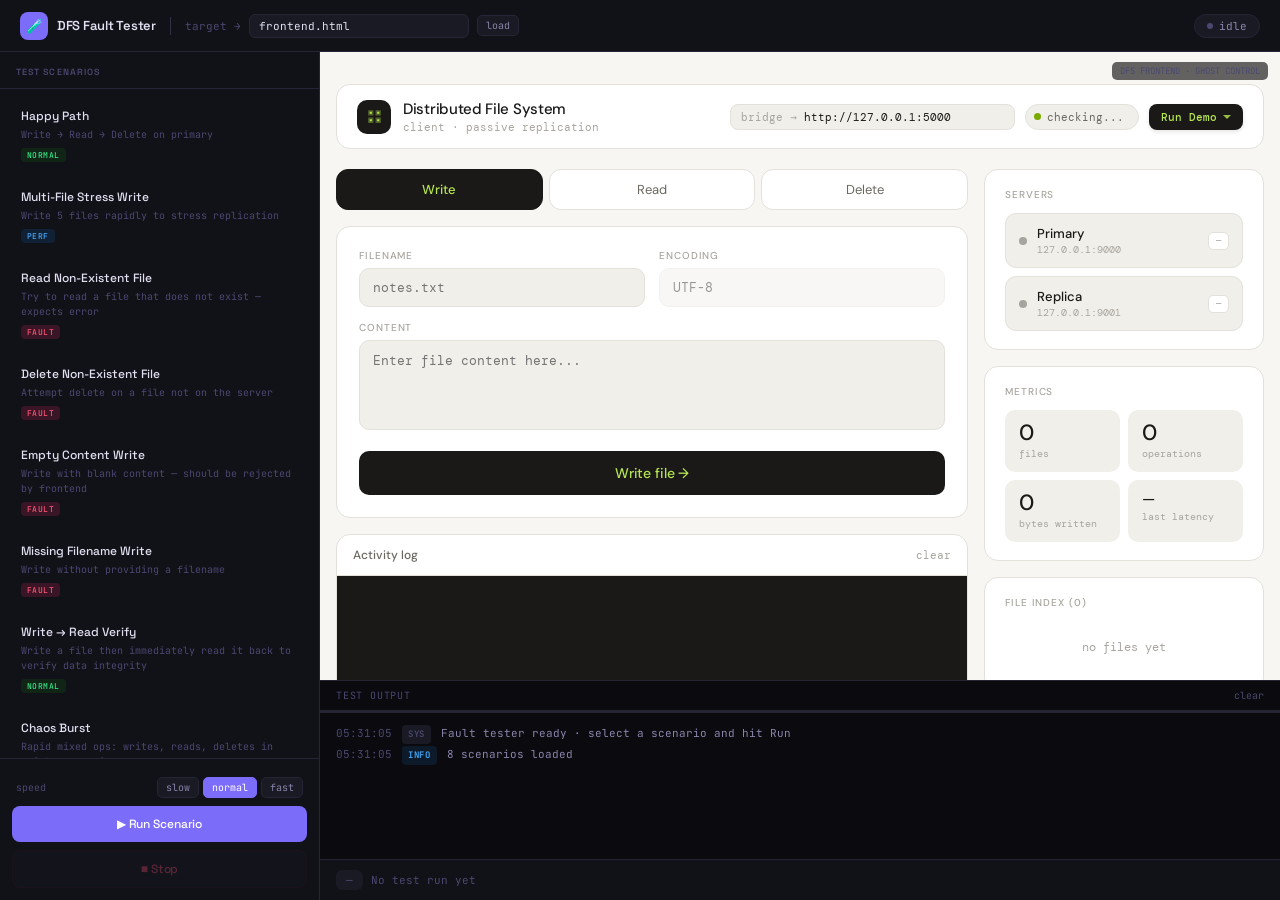
<file: tester.html>
<!DOCTYPE html>
<html lang="en">
<head>
<meta charset="UTF-8" />
<meta name="viewport" content="width=device-width, initial-scale=1.0" />
<title>DFS Fault Tester</title>
<link href="https://fonts.googleapis.com/css2?family=JetBrains+Mono:wght@300;400;500;600&family=Space+Grotesk:wght@300;400;500;600&display=swap" rel="stylesheet" />
<style>
*, *::before, *::after { box-sizing: border-box; margin: 0; padding: 0; }

:root {
  --bg:        #0a0a0f;
  --surface:   #111118;
  --surface2:  #1a1a24;
  --border:    #252535;
  --border2:   #303045;
  --txt:       #e2e0f0;
  --txt2:      #8885aa;
  --txt3:      #4a4870;
  --accent:    #7c6cfa;
  --accent2:   #a395ff;
  --green:     #39e88a;
  --red:       #ff5577;
  --orange:    #ffaa44;
  --blue:      #44aaff;
  --mono:      'JetBrains Mono', monospace;
  --sans:      'Space Grotesk', sans-serif;
}

html, body {
  height: 100%;
  font-family: var(--sans);
  background: var(--bg);
  color: var(--txt);
  overflow: hidden;
}

/* ── layout ── */
.shell {
  display: grid;
  grid-template-columns: 320px 1fr;
  grid-template-rows: 52px 1fr;
  height: 100vh;
}

/* ── topbar ── */
.topbar {
  grid-column: 1 / -1;
  display: flex; align-items: center; justify-content: space-between;
  padding: 0 20px;
  background: var(--surface);
  border-bottom: 1px solid var(--border);
  gap: 16px;
}
.tb-left { display: flex; align-items: center; gap: 14px; }
.logo {
  display: flex; align-items: center; gap: 9px;
  font-size: 13px; font-weight: 600; letter-spacing: -0.02em;
}
.logo-icon {
  width: 28px; height: 28px; border-radius: 8px;
  background: var(--accent);
  display: flex; align-items: center; justify-content: center;
  font-size: 14px;
}
.divider { width: 1px; height: 18px; background: var(--border2); }
.target-url {
  display: flex; align-items: center; gap: 8px;
  font-size: 11px; font-family: var(--mono); color: var(--txt2);
}
.target-url input {
  background: var(--surface2); border: 1px solid var(--border);
  border-radius: 6px; padding: 4px 9px;
  font-family: var(--mono); font-size: 11px; color: var(--txt);
  outline: none; width: 220px;
  transition: border-color 0.15s;
}
.target-url input:focus { border-color: var(--accent); }

.tb-right { display: flex; align-items: center; gap: 10px; }
.status-chip {
  display: flex; align-items: center; gap: 6px;
  font-size: 11px; font-family: var(--mono); color: var(--txt2);
  background: var(--surface2); border: 1px solid var(--border);
  border-radius: 99px; padding: 4px 12px;
}
.dot { width: 6px; height: 6px; border-radius: 50%; background: var(--txt3); flex-shrink: 0; }
.dot.live { background: var(--green); box-shadow: 0 0 6px var(--green); animation: pulse 2s infinite; }
.dot.paused { background: var(--orange); }
.dot.error  { background: var(--red); }
@keyframes pulse { 0%,100%{opacity:1} 50%{opacity:.5} }

/* ── sidebar ── */
.sidebar {
  background: var(--surface);
  border-right: 1px solid var(--border);
  display: flex; flex-direction: column;
  overflow: hidden;
}

.section-head {
  padding: 14px 16px 10px;
  font-size: 9px; font-weight: 600; letter-spacing: 0.12em;
  color: var(--txt3); text-transform: uppercase;
  border-bottom: 1px solid var(--border);
}

/* scenarios list */
.scenarios { flex: 1; overflow-y: auto; padding: 8px; }
.scenarios::-webkit-scrollbar { width: 3px; }
.scenarios::-webkit-scrollbar-thumb { background: var(--border2); border-radius: 2px; }

.scenario-item {
  padding: 10px 12px; border-radius: 9px;
  border: 1px solid transparent;
  cursor: pointer; margin-bottom: 4px;
  transition: all 0.15s;
  position: relative;
}
.scenario-item:hover { background: var(--surface2); border-color: var(--border); }
.scenario-item.selected { background: var(--surface2); border-color: var(--accent); }
.scenario-item.running { border-color: var(--green); }
.si-name { font-size: 12px; font-weight: 500; color: var(--txt); margin-bottom: 3px; }
.si-desc { font-size: 10px; font-family: var(--mono); color: var(--txt3); line-height: 1.5; }
.si-tag {
  display: inline-block; font-size: 8px; font-family: var(--mono);
  padding: 2px 6px; border-radius: 4px; margin-top: 5px;
  font-weight: 500; letter-spacing: 0.06em;
}
.tag-fault   { background: #3a1525; color: var(--red); }
.tag-chaos   { background: #3a2a10; color: var(--orange); }
.tag-perf    { background: #102035; color: var(--blue); }
.tag-normal  { background: #102515; color: var(--green); }

/* controls */
.controls {
  padding: 12px;
  border-top: 1px solid var(--border);
  display: flex; flex-direction: column; gap: 8px;
}
.btn {
  width: 100%; padding: 10px;
  border-radius: 8px; border: none; cursor: pointer;
  font-family: var(--sans); font-size: 12px; font-weight: 500;
  transition: all 0.15s; letter-spacing: -0.01em;
}
.btn:active { transform: scale(0.97); }
.btn-run  { background: var(--accent); color: #fff; }
.btn-run:hover { background: var(--accent2); }
.btn-run:disabled { opacity: 0.4; cursor: not-allowed; transform: none; }
.btn-stop { background: var(--surface2); color: var(--red); border: 1px solid #3a1525; }
.btn-stop:hover { background: #1a0a10; }
.btn-stop:disabled { opacity: 0.3; cursor: not-allowed; }

.speed-row {
  display: flex; align-items: center; justify-content: space-between;
  padding: 6px 4px 0;
}
.speed-lbl { font-size: 10px; font-family: var(--mono); color: var(--txt3); }
.speed-btns { display: flex; gap: 4px; }
.sp-btn {
  font-size: 10px; font-family: var(--mono); padding: 3px 8px;
  border-radius: 5px; border: 1px solid var(--border);
  background: var(--surface2); color: var(--txt2);
  cursor: pointer; transition: all 0.12s;
}
.sp-btn:hover { border-color: var(--accent); color: var(--accent); }
.sp-btn.active { background: var(--accent); color: #fff; border-color: var(--accent); }

/* ── main area ── */
.main {
  display: grid;
  grid-template-rows: 1fr 220px;
  overflow: hidden;
}

/* preview iframe area */
.preview-wrap {
  position: relative;
  overflow: hidden;
  background: #f7f6f3;
}
.preview-label {
  position: absolute; top: 10px; right: 12px; z-index: 20;
  font-size: 9px; font-family: var(--mono); color: var(--txt3);
  background: rgba(0,0,0,0.6); border-radius: 5px; padding: 3px 8px;
  pointer-events: none;
}
iframe#dfs-frame {
  width: 100%; height: 100%;
  border: none;
  pointer-events: none; /* ghost controls it */
}
.iframe-overlay {
  position: absolute; inset: 0; z-index: 10;
  pointer-events: none;
}

/* ghost cursor */
#ghost-cursor {
  position: absolute;
  width: 22px; height: 22px;
  pointer-events: none;
  z-index: 100;
  transition: none;
  display: none;
  filter: drop-shadow(0 2px 8px rgba(124,108,250,0.6));
}
#ghost-cursor svg { width: 22px; height: 22px; }
.ghost-ring {
  position: absolute;
  top: 50%; left: 50%;
  transform: translate(-50%, -50%);
  width: 32px; height: 32px;
  border-radius: 50%;
  border: 2px solid var(--accent);
  pointer-events: none;
  opacity: 0;
  z-index: 99;
}
.ghost-ring.click-anim {
  animation: clickring 0.45s ease-out forwards;
}
@keyframes clickring {
  0%   { opacity: 0.9; transform: translate(-50%,-50%) scale(0.6); }
  100% { opacity: 0;   transform: translate(-50%,-50%) scale(2); }
}

/* step tooltip */
#step-tooltip {
  position: absolute;
  left: 0; top: 0;
  background: var(--surface);
  border: 1px solid var(--accent);
  border-radius: 9px;
  padding: 7px 12px;
  font-size: 11px; font-family: var(--mono); color: var(--accent2);
  pointer-events: none;
  z-index: 110;
  max-width: 260px;
  white-space: nowrap;
  display: none;
  box-shadow: 0 4px 20px rgba(124,108,250,0.25);
}

/* ── log panel ── */
.log-panel {
  background: var(--bg);
  border-top: 1px solid var(--border);
  display: flex; flex-direction: column;
}
.log-head2 {
  display: flex; align-items: center; justify-content: space-between;
  padding: 8px 16px;
  border-bottom: 1px solid var(--border);
  flex-shrink: 0;
}
.log-head2-title { font-size: 10px; font-family: var(--mono); color: var(--txt3); letter-spacing: 0.08em; text-transform: uppercase; }
.log-actions { display: flex; gap: 8px; align-items: center; }
.log-clear2 { font-size: 10px; font-family: var(--mono); color: var(--txt3); background: none; border: none; cursor: pointer; padding: 0; }
.log-clear2:hover { color: var(--txt2); }
.progress-bar {
  height: 2px; background: var(--border); flex-shrink: 0;
  position: relative; overflow: hidden;
}
.progress-fill {
  height: 100%; background: var(--accent);
  transition: width 0.3s ease;
  width: 0%;
}

.log-body {
  flex: 1; overflow-y: auto;
  padding: 10px 16px;
  font-family: var(--mono); font-size: 11px; line-height: 1.9;
}
.log-body::-webkit-scrollbar { width: 3px; }
.log-body::-webkit-scrollbar-thumb { background: var(--border2); }

.ll { display: flex; gap: 10px; align-items: baseline; animation: li-in 0.2s ease; }
@keyframes li-in { from { opacity:0; transform:translateY(3px); } to { opacity:1; transform:none; } }
.ll-t { color: var(--txt3); flex-shrink: 0; min-width: 56px; }
.ll-tag {
  font-size: 9px; font-weight: 600; letter-spacing: 0.08em;
  padding: 1px 6px; border-radius: 4px; flex-shrink: 0;
  text-transform: uppercase;
}
.t-ok   { background: #0d2a18; color: var(--green); }
.t-err  { background: #2a0d15; color: var(--red); }
.t-warn { background: #2a1d08; color: var(--orange); }
.t-info { background: #0d1a2a; color: var(--blue); }
.t-sys  { background: #1a1a24; color: var(--txt3); }
.t-step { background: #1a1530; color: var(--accent2); }
.ll-m { color: var(--txt2); }
.ll-m .hi   { color: var(--green); }
.ll-m .err  { color: var(--red); }
.ll-m .acc  { color: var(--accent2); }
.ll-m .dim  { color: var(--txt3); }

/* result badge row */
.result-summary {
  margin: 8px 0 0;
  display: flex; gap: 8px; align-items: center;
  padding: 10px 16px;
  background: var(--surface);
  border-top: 1px solid var(--border);
  flex-shrink: 0;
}
.rs-badge {
  font-size: 11px; font-family: var(--mono);
  padding: 3px 10px; border-radius: 6px;
}
.rs-pass { background: #0d2a18; color: var(--green); }
.rs-fail { background: #2a0d15; color: var(--red); }
.rs-idle { background: var(--surface2); color: var(--txt3); }
.rs-label { font-size: 11px; font-family: var(--mono); color: var(--txt3); }
</style>
</head>
<body>

<div class="shell">

  <!-- topbar -->
  <div class="topbar">
    <div class="tb-left">
      <div class="logo">
        <div class="logo-icon">🧪</div>
        DFS Fault Tester
      </div>
      <div class="divider"></div>
      <div class="target-url">
        <span style="color:var(--txt3)">target →</span>
        <input type="text" id="frame-url" value="frontend.html" placeholder="path or URL to DFS frontend" />
        <button class="sp-btn" onclick="loadFrame()">load</button>
      </div>
    </div>
    <div class="tb-right">
      <div class="status-chip">
        <div class="dot" id="status-dot"></div>
        <span id="status-label">idle</span>
      </div>
    </div>
  </div>

  <!-- sidebar -->
  <div class="sidebar">
    <div class="section-head">Test Scenarios</div>
    <div class="scenarios" id="scenarios-list"></div>
    <div class="controls">
      <div class="speed-row">
        <span class="speed-lbl">speed</span>
        <div class="speed-btns">
          <button class="sp-btn" data-speed="2000" onclick="setSpeed(this)">slow</button>
          <button class="sp-btn active" data-speed="900" onclick="setSpeed(this)">normal</button>
          <button class="sp-btn" data-speed="350" onclick="setSpeed(this)">fast</button>
        </div>
      </div>
      <button class="btn btn-run" id="btn-run" onclick="runSelected()">▶ Run Scenario</button>
      <button class="btn btn-stop" id="btn-stop" disabled onclick="stopTest()">■ Stop</button>
    </div>
  </div>

  <!-- main -->
  <div class="main">
    <div class="preview-wrap">
      <div class="preview-label">DFS FRONTEND · GHOST CONTROL</div>
      <iframe id="dfs-frame" src="frontend.html"></iframe>
      <div class="iframe-overlay">
        <!-- ghost cursor -->
        <div id="ghost-cursor">
          <svg viewBox="0 0 22 22" fill="none" xmlns="http://www.w3.org/2000/svg">
            <path d="M4 2L18 11L11 13L8 20L4 2Z" fill="#7c6cfa" stroke="#fff" stroke-width="1.2" stroke-linejoin="round"/>
          </svg>
        </div>
        <div class="ghost-ring" id="ghost-ring"></div>
        <div id="step-tooltip"></div>
      </div>
    </div>

    <!-- log -->
    <div class="log-panel">
      <div class="log-head2">
        <span class="log-head2-title">Test Output</span>
        <div class="log-actions">
          <button class="log-clear2" onclick="clearLog()">clear</button>
        </div>
      </div>
      <div class="progress-bar"><div class="progress-fill" id="progress-fill"></div></div>
      <div class="log-body" id="log-body"></div>
      <div class="result-summary">
        <div class="rs-badge rs-idle" id="result-badge">—</div>
        <span class="rs-label" id="result-label">No test run yet</span>
      </div>
    </div>
  </div>

</div>

<script>
// ── state ──────────────────────────────────────────────────────────────────
let stepDelay = 900;
let running = false;
let stopFlag = false;
let selectedScenario = null;
let fw = null; // frame window

// ── scenarios ──────────────────────────────────────────────────────────────
const SCENARIOS = [
  {
    id: 'happy_path',
    name: 'Happy Path',
    desc: 'Write → Read → Delete on primary',
    tag: 'normal', tagLabel: 'NORMAL',
    steps: [
      { action: 'click', target: '#tab-write',    label: 'Open Write tab' },
      { action: 'type',  target: '#w-name',       value: 'test_happy.txt', label: 'Enter filename' },
      { action: 'type',  target: '#w-content',    value: 'Hello from the fault tester! Primary write OK.', label: 'Enter content' },
      { action: 'click', target: '#btn-write',    label: 'Submit write' },
      { action: 'wait',  ms: 1400,                label: 'Awaiting server response…' },
      { action: 'click', target: '#tab-read',     label: 'Switch to Read tab' },
      { action: 'selectopt', target: '#r-name', value: 'test_happy.txt', label: 'Select file to read' },
      { action: 'click', target: '#btn-read',     label: 'Submit read' },
      { action: 'wait',  ms: 1200,                label: 'Awaiting read response…' },
      { action: 'click', target: '#tab-delete',   label: 'Switch to Delete tab' },
      { action: 'selectopt', target: '#d-name', value: 'test_happy.txt', label: 'Select file to delete' },
      { action: 'click', target: '#btn-delete',   label: 'Submit delete' },
      { action: 'wait',  ms: 1200,                label: 'Awaiting delete response…' },
    ]
  },
  {
    id: 'multi_write',
    name: 'Multi-File Stress Write',
    desc: 'Write 5 files rapidly to stress replication',
    tag: 'perf', tagLabel: 'PERF',
    steps: [
      { action: 'click', target: '#tab-write', label: 'Open Write tab' },
      ...['alpha.log','beta.log','gamma.log','delta.log','epsilon.log'].flatMap((fn, i) => [
        { action: 'clear',  target: '#w-name',    label: `Clear filename field` },
        { action: 'type',   target: '#w-name',    value: fn, label: `Filename: ${fn}` },
        { action: 'clear',  target: '#w-content', label: 'Clear content field' },
        { action: 'type',   target: '#w-content', value: `Stress write #${i+1} — data block ${Math.random().toString(36).slice(2)}`, label: `Fill content for ${fn}` },
        { action: 'click',  target: '#btn-write', label: `Write ${fn}` },
        { action: 'wait',   ms: 900,              label: 'Waiting for write ack…' },
      ])
    ]
  },
  {
    id: 'read_missing',
    name: 'Read Non-Existent File',
    desc: 'Try to read a file that does not exist — expects error',
    tag: 'fault', tagLabel: 'FAULT',
    expect: 'error',
    steps: [
      { action: 'click',     target: '#tab-read',  label: 'Open Read tab' },
      { action: 'wait',      ms: 600,              label: 'Tab switching…' },
      { action: 'typeSelect', target: '#r-name', value: 'ghost_file_404.txt', label: 'Select ghost file (manual)' },
      { action: 'click',     target: '#btn-read',  label: 'Attempt read — expect failure' },
      { action: 'wait',      ms: 1400,             label: 'Watching for error response…' },
    ]
  },
  {
    id: 'delete_missing',
    name: 'Delete Non-Existent File',
    desc: 'Attempt delete on a file not on the server',
    tag: 'fault', tagLabel: 'FAULT',
    expect: 'error',
    steps: [
      { action: 'click',     target: '#tab-delete', label: 'Open Delete tab' },
      { action: 'wait',      ms: 600,               label: 'Tab switching…' },
      { action: 'typeSelect', target: '#d-name', value: 'phantom_delete.txt', label: 'Try phantom file' },
      { action: 'click',     target: '#btn-delete', label: 'Attempt delete — expect failure' },
      { action: 'wait',      ms: 1400,              label: 'Watching for error response…' },
    ]
  },
  {
    id: 'empty_write',
    name: 'Empty Content Write',
    desc: 'Write with blank content — should be rejected by frontend',
    tag: 'fault', tagLabel: 'FAULT',
    expect: 'warn',
    steps: [
      { action: 'click', target: '#tab-write',   label: 'Open Write tab' },
      { action: 'clear', target: '#w-name',      label: 'Clear filename' },
      { action: 'type',  target: '#w-name',      value: 'empty_test.txt', label: 'Enter filename' },
      { action: 'clear', target: '#w-content',   label: 'Clear content (leave empty)' },
      { action: 'click', target: '#btn-write',   label: 'Submit with empty content — expect warn' },
      { action: 'wait',  ms: 800,                label: 'Check for validation warning…' },
    ]
  },
  {
    id: 'no_filename_write',
    name: 'Missing Filename Write',
    desc: 'Write without providing a filename',
    tag: 'fault', tagLabel: 'FAULT',
    expect: 'warn',
    steps: [
      { action: 'click', target: '#tab-write',   label: 'Open Write tab' },
      { action: 'clear', target: '#w-name',      label: 'Leave filename blank' },
      { action: 'clear', target: '#w-content',   label: 'Clear content' },
      { action: 'type',  target: '#w-content',   value: 'Content with no filename set.', label: 'Enter content only' },
      { action: 'click', target: '#btn-write',   label: 'Submit missing filename — expect warn' },
      { action: 'wait',  ms: 800,                label: 'Check for validation error…' },
    ]
  },
  {
    id: 'write_read_verify',
    name: 'Write → Read Verify',
    desc: 'Write a file then immediately read it back to verify data integrity',
    tag: 'normal', tagLabel: 'NORMAL',
    steps: [
      { action: 'click', target: '#tab-write',   label: 'Open Write tab' },
      { action: 'clear', target: '#w-name',      label: 'Clear filename' },
      { action: 'type',  target: '#w-name',      value: 'verify_test.dat', label: 'Set filename' },
      { action: 'clear', target: '#w-content',   label: 'Clear content' },
      { action: 'type',  target: '#w-content',   value: 'CHECKSUM:abc123 | payload: integrity test datum', label: 'Enter verifiable content' },
      { action: 'click', target: '#btn-write',   label: 'Write file' },
      { action: 'wait',  ms: 1300,               label: 'Waiting for write…' },
      { action: 'click', target: '#tab-read',    label: 'Switch to Read tab' },
      { action: 'selectopt', target: '#r-name', value: 'verify_test.dat', label: 'Select written file' },
      { action: 'click', target: '#btn-read',    label: 'Read file back' },
      { action: 'wait',  ms: 1300,               label: 'Checking read result…' },
      { action: 'verify_read', value: 'CHECKSUM:abc123', label: 'Verify checksum in result' },
    ]
  },
  {
    id: 'chaos_burst',
    name: 'Chaos Burst',
    desc: 'Rapid mixed ops: writes, reads, deletes in quick succession',
    tag: 'chaos', tagLabel: 'CHAOS',
    steps: [
      { action: 'click', target: '#tab-write', label: 'Write chaos_a' },
      { action: 'clear', target: '#w-name' },
      { action: 'type',  target: '#w-name', value: 'chaos_a.tmp', label: null },
      { action: 'clear', target: '#w-content' },
      { action: 'type',  target: '#w-content', value: 'chaos block A', label: null },
      { action: 'click', target: '#btn-write', label: 'Submit write A' },
      { action: 'wait',  ms: 600, label: null },
      { action: 'click', target: '#tab-write', label: 'Write chaos_b' },
      { action: 'clear', target: '#w-name' },
      { action: 'type',  target: '#w-name', value: 'chaos_b.tmp', label: null },
      { action: 'clear', target: '#w-content' },
      { action: 'type',  target: '#w-content', value: 'chaos block B — rapid fire', label: null },
      { action: 'click', target: '#btn-write', label: 'Submit write B' },
      { action: 'wait',  ms: 500, label: null },
      { action: 'click', target: '#tab-read', label: 'Read chaos_a immediately' },
      { action: 'selectopt', target: '#r-name', value: 'chaos_a.tmp', label: null },
      { action: 'click', target: '#btn-read', label: 'Submit read A (race check)' },
      { action: 'wait',  ms: 500, label: null },
      { action: 'click', target: '#tab-delete', label: 'Delete chaos_a mid-burst' },
      { action: 'selectopt', target: '#d-name', value: 'chaos_a.tmp', label: null },
      { action: 'click', target: '#btn-delete', label: 'Delete A while B in flight' },
      { action: 'wait',  ms: 600, label: null },
      { action: 'click', target: '#tab-read', label: 'Read after deletes' },
      { action: 'selectopt', target: '#r-name', value: 'chaos_b.tmp', label: null },
      { action: 'click', target: '#btn-read', label: 'Read B — check survivor' },
      { action: 'wait',  ms: 800, label: null },
    ]
  },
];

// ── render sidebar ─────────────────────────────────────────────────────────
function renderScenarios() {
  const list = document.getElementById('scenarios-list');
  list.innerHTML = SCENARIOS.map((s, i) => `
    <div class="scenario-item" id="sc-${s.id}" onclick="selectScenario(${i})">
      <div class="si-name">${s.name}</div>
      <div class="si-desc">${s.desc}</div>
      <span class="si-tag tag-${s.tag}">${s.tagLabel}</span>
    </div>
  `).join('');
}

function selectScenario(i) {
  selectedScenario = i;
  document.querySelectorAll('.scenario-item').forEach((el, j) => {
    el.classList.toggle('selected', j === i);
  });
  log('sys', 't-sys', `Selected: <span class="acc">${SCENARIOS[i].name}</span>`);
}

// ── iframe access ──────────────────────────────────────────────────────────
function getFrame() {
  const frame = document.getElementById('dfs-frame');
  try { return frame.contentWindow; } catch { return null; }
}

function loadFrame() {
  const url = document.getElementById('frame-url').value.trim();
  document.getElementById('dfs-frame').src = url;
  log('sys', 't-sys', `Loading target: <span class="acc">${url}</span>`);
}

// ── ghost cursor ───────────────────────────────────────────────────────────
const cursor = document.getElementById('ghost-cursor');
const ring   = document.getElementById('ghost-ring');
const tooltip = document.getElementById('step-tooltip');

let curX = 100, curY = 100;

function showCursor() { cursor.style.display = 'block'; }
function hideCursor() { cursor.style.display = 'none'; tooltip.style.display = 'none'; }

function showTooltip(text, x, y) {
  if (!text) { tooltip.style.display = 'none'; return; }
  tooltip.textContent = text;
  tooltip.style.display = 'block';
  // keep tooltip in bounds
  const tw = 260, th = 40;
  const pw = cursor.parentElement.offsetWidth;
  const ph = cursor.parentElement.offsetHeight;
  let tx = x + 30, ty = y - 16;
  if (tx + tw > pw) tx = x - tw - 10;
  if (ty + th > ph) ty = y - th - 4;
  if (ty < 0) ty = y + 20;
  tooltip.style.left = tx + 'px';
  tooltip.style.top  = ty + 'px';
}

function animateRing(x, y) {
  ring.style.left = x + 'px';
  ring.style.top  = y + 'px';
  ring.className = 'ghost-ring';
  void ring.offsetWidth;
  ring.className = 'ghost-ring click-anim';
}

async function moveTo(x, y, label) {
  const steps = 18;
  const dx = (x - curX) / steps;
  const dy = (y - curY) / steps;
  for (let i = 0; i < steps; i++) {
    if (stopFlag) return;
    curX += dx; curY += dy;
    cursor.style.left = curX + 'px';
    cursor.style.top  = curY + 'px';
    showTooltip(label, curX, curY);
    await sleep(16);
  }
  curX = x; curY = y;
  cursor.style.left = curX + 'px';
  cursor.style.top  = curY + 'px';
}

// ── element locator (in iframe coords) ────────────────────────────────────
function getElementCenter(selector) {
  const fw = getFrame();
  if (!fw) return null;
  const el = fw.document.querySelector(selector);
  if (!el) return null;
  const frameRect = document.getElementById('dfs-frame').getBoundingClientRect();
  const elRect    = el.getBoundingClientRect(); // in iframe coords
  // iframe getBoundingClientRect is relative to iframe's own viewport
  return {
    x: frameRect.left + elRect.left + elRect.width  / 2,
    y: frameRect.top  + elRect.top  + elRect.height / 2,
    elRect,
    el
  };
}

// Convert page coords to overlay-relative coords
function toOverlay(pageX, pageY) {
  const wrap = document.querySelector('.preview-wrap');
  const rect = wrap.getBoundingClientRect();
  return { x: pageX - rect.left, y: pageY - rect.top };
}

// ── logging ────────────────────────────────────────────────────────────────
function ts() { return new Date().toTimeString().slice(0,8); }

function log(tag, cls, msg) {
  const el = document.getElementById('log-body');
  const d = document.createElement('div');
  d.className = 'll';
  d.innerHTML = `<span class="ll-t">${ts()}</span><span class="ll-tag ${cls}">${tag}</span><span class="ll-m">${msg}</span>`;
  el.appendChild(d);
  el.scrollTop = el.scrollHeight;
}

function clearLog() {
  document.getElementById('log-body').innerHTML = '';
  log('sys', 't-sys', 'Log cleared');
}

// ── helpers ────────────────────────────────────────────────────────────────
const sleep = ms => new Promise(r => setTimeout(r, ms));

function setProgress(pct) {
  document.getElementById('progress-fill').style.width = pct + '%';
}

function setStatus(state, label) {
  const dot = document.getElementById('status-dot');
  const lbl = document.getElementById('status-label');
  dot.className = 'dot ' + state;
  lbl.textContent = label;
}

function setResult(pass, msg) {
  const badge = document.getElementById('result-badge');
  const label = document.getElementById('result-label');
  if (pass === null) {
    badge.className = 'rs-badge rs-idle'; badge.textContent = '—';
    label.textContent = 'No test run yet';
  } else if (pass) {
    badge.className = 'rs-badge rs-pass'; badge.textContent = 'PASS';
    label.textContent = msg;
  } else {
    badge.className = 'rs-badge rs-fail'; badge.textContent = 'FAIL';
    label.textContent = msg;
  }
}

function setSpeed(btn) {
  stepDelay = parseInt(btn.dataset.speed);
  document.querySelectorAll('.sp-btn[data-speed]').forEach(b => b.classList.toggle('active', b === btn));
}

// ── iframe interaction helpers ─────────────────────────────────────────────
function fwQuery(sel) {
  const fw = getFrame();
  if (!fw) return null;
  return fw.document.querySelector(sel);
}

function fireEvent(el, type) {
  el.dispatchEvent(new Event(type, { bubbles: true }));
}

function setNativeValue(el, value) {
  // React-friendly value setter
  const nativeInputValueSetter = Object.getOwnPropertyDescriptor(
    el.tagName === 'TEXTAREA'
      ? (getFrame().HTMLTextAreaElement || window.HTMLTextAreaElement).prototype
      : (getFrame().HTMLInputElement   || window.HTMLInputElement).prototype,
    'value'
  );
  if (nativeInputValueSetter) nativeInputValueSetter.set.call(el, value);
  else el.value = value;
  fireEvent(el, 'input');
  fireEvent(el, 'change');
}

// ── run a single step ──────────────────────────────────────────────────────
async function execStep(step, stepIdx, totalSteps) {
  if (stopFlag) return false;
  setProgress((stepIdx / totalSteps) * 100);

  if (step.label) {
    log('step', 't-step', `Step ${stepIdx+1}/${totalSteps} · <span class="acc">${step.label}</span>`);
  }

  if (step.action === 'wait') {
    await sleep(step.ms ?? stepDelay);
    return true;
  }

  if (step.action === 'verify_read') {
    // Check the read result box in the iframe
    const box = fwQuery('#read-result');
    if (box && box.textContent.includes(step.value)) {
      log('ok', 't-ok', `Verify PASS — found <span class="hi">${step.value}</span> in read result`);
      return true;
    } else {
      log('err', 't-err', `Verify FAIL — <span class="err">${step.value}</span> not found in read result`);
      return false;
    }
  }

  // Find element center
  const info = getElementCenter(step.target);
  if (!info) {
    log('warn', 't-warn', `Element not found: <span class="err">${step.target}</span>`);
    return true; // keep going
  }

  const ov = toOverlay(info.x, info.y);
  await moveTo(ov.x, ov.y, step.label || null);
  await sleep(Math.round(stepDelay * 0.3));

  if (step.action === 'click') {
    animateRing(curX, curY);
    info.el.click();
    await sleep(Math.round(stepDelay * 0.5));
  }

  else if (step.action === 'clear') {
    info.el.focus?.();
    setNativeValue(info.el, '');
    await sleep(100);
  }

  else if (step.action === 'type') {
    info.el.focus?.();
    // simulate typing char by char
    let current = info.el.value || '';
    for (const ch of step.value) {
      if (stopFlag) return false;
      current += ch;
      setNativeValue(info.el, current);
      await sleep(Math.max(18, Math.round(stepDelay * 0.03)));
    }
    await sleep(200);
  }

  else if (step.action === 'selectopt') {
    // Try to find matching option
    const sel = info.el;
    let found = false;
    for (const opt of sel.options) {
      if (opt.value === step.value) { sel.value = step.value; found = true; break; }
    }
    if (!found) {
      // inject option (for ghost files that don't exist in the list)
      const opt = document.createElement('option');
      opt.value = step.value; opt.textContent = step.value;
      sel.appendChild(opt);
      sel.value = step.value;
    }
    sel.classList.remove('empty');
    fireEvent(sel, 'change');
    await sleep(200);
  }

  else if (step.action === 'typeSelect') {
    // For selects, inject option then trigger change
    const sel = info.el;
    const opt = document.createElement('option');
    opt.value = step.value; opt.textContent = step.value;
    sel.appendChild(opt);
    sel.value = step.value;
    sel.classList.remove('empty');
    fireEvent(sel, 'change');
    await sleep(200);
  }

  return true;
}

// ── main runner ────────────────────────────────────────────────────────────
async function runSelected() {
  if (running) return;
  if (selectedScenario === null) {
    log('warn', 't-warn', 'Select a scenario first');
    return;
  }

  const fw = getFrame();
  if (!fw || !fw.document.body) {
    log('err', 't-err', 'Frontend not loaded — set target URL above and hit load');
    return;
  }

  const sc = SCENARIOS[selectedScenario];
  running = true;
  stopFlag = false;
  document.getElementById('btn-run').disabled  = true;
  document.getElementById('btn-stop').disabled = false;
  setStatus('live', 'running');
  setResult(null, '');
  showCursor();

  // highlight sidebar item
  document.querySelectorAll('.scenario-item').forEach((el, j) => {
    el.classList.toggle('running', j === selectedScenario);
  });

  log('sys', 't-sys', `━━ Starting: <span class="acc">${sc.name}</span> ━━`);
  log('info', 't-info', `${sc.steps.filter(s=>s.label).length} labelled steps · target: ${sc.tag}`);

  const steps = sc.steps;
  let allOk = true;
  const t0 = Date.now();

  for (let i = 0; i < steps.length; i++) {
    if (stopFlag) {
      log('warn', 't-warn', 'Test stopped by user');
      allOk = false;
      break;
    }
    const ok = await execStep(steps[i], i, steps.length);
    if (!ok) { allOk = false; }
    await sleep(Math.round(stepDelay * 0.2));
  }

  const elapsed = ((Date.now() - t0) / 1000).toFixed(1);
  setProgress(100);
  await sleep(400);
  setProgress(0);

  hideCursor();
  running = false;
  stopFlag = false;
  document.getElementById('btn-run').disabled  = false;
  document.getElementById('btn-stop').disabled = true;
  setStatus('', 'idle');

  document.querySelectorAll('.scenario-item').forEach(el => el.classList.remove('running'));

  if (allOk) {
    log('ok', 't-ok', `━━ COMPLETED in ${elapsed}s ━━`);
    setResult(true, `${sc.name} completed in ${elapsed}s`);
  } else {
    log('err', 't-err', `━━ FAILED or stopped after ${elapsed}s ━━`);
    setResult(false, `${sc.name} failed or stopped`);
  }
}

function stopTest() {
  stopFlag = true;
  setStatus('paused', 'stopping…');
  log('warn', 't-warn', 'Stop requested…');
}

// ── boot ───────────────────────────────────────────────────────────────────
renderScenarios();
log('sys', 't-sys', 'Fault tester ready · select a scenario and hit Run');
log('info', 't-info', `${SCENARIOS.length} scenarios loaded`);

// Init cursor position to center of preview
const wrap = document.querySelector('.preview-wrap');
curX = wrap.offsetWidth  / 2;
curY = wrap.offsetHeight / 2;
</script>
</body>
</html>
</file>
